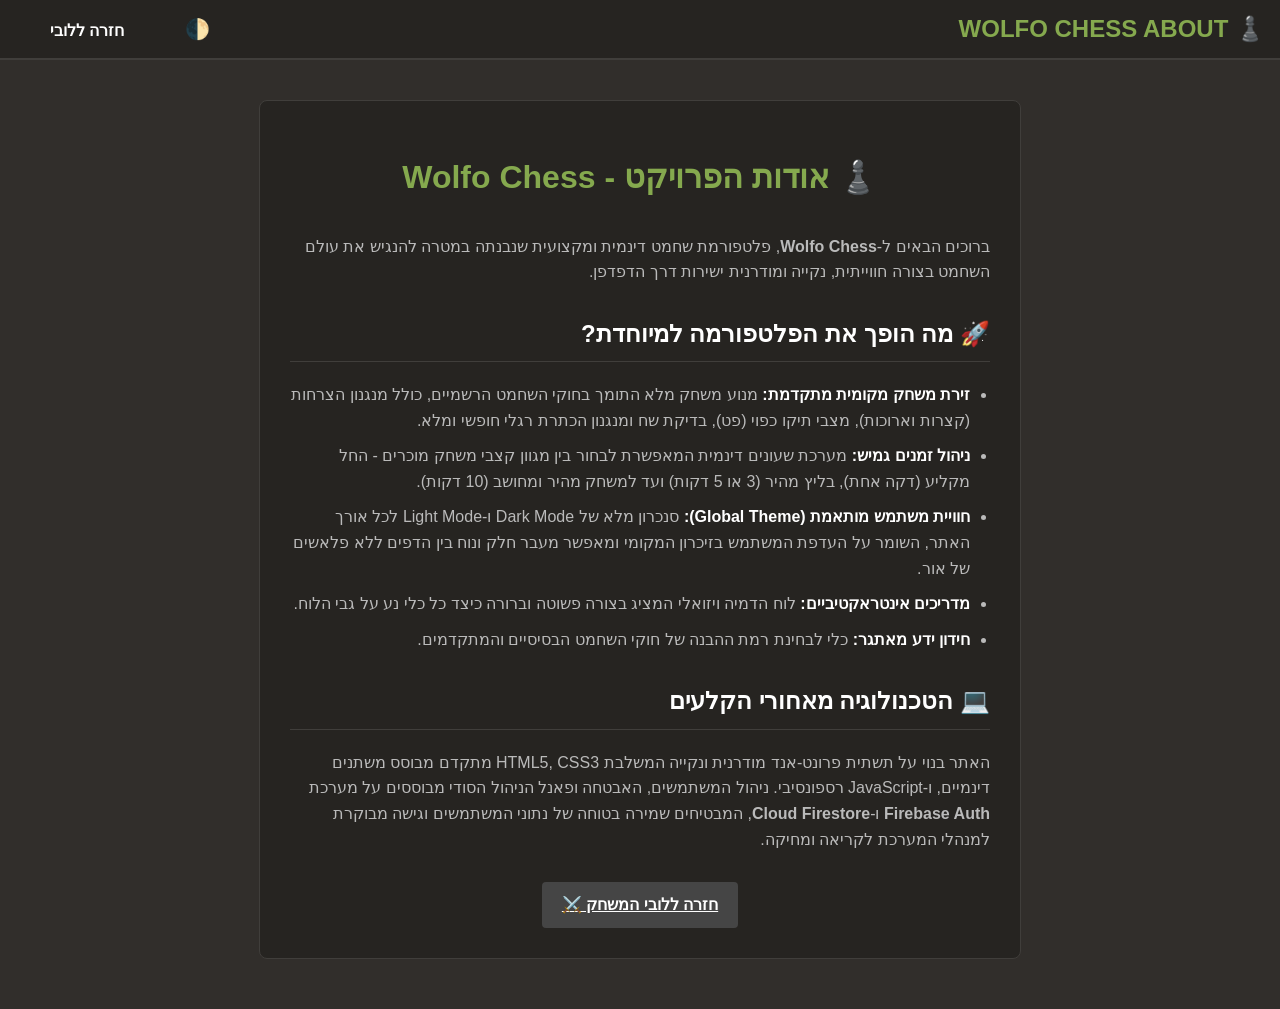
<file: about.html>
<!DOCTYPE html>
<html lang="he" dir="rtl">
<head>
  <meta charset="UTF-8">
  <title>אודות - Wolfo Chess</title>
  <link rel="stylesheet" href="style.css">
  <style>
    .about-container { max-width: 700px; margin: 40px auto; padding: 30px; text-align: right; line-height: 1.6; }
    .about-container h1 { color: var(--accent-color); text-align: center; margin-bottom: 30px; }
    .about-container h2 { color: var(--text-main); border-bottom: 1px solid var(--border-color); padding-bottom: 8px; margin-top: 30px; }
    .features-list { margin-right: 20px; padding: 0; }
    .features-list li { margin-bottom: 10px; color: var(--text-muted); }
    .features-list strong { color: var(--text-main); }
    .btn-back { display: block; width: fit-content; margin: 30px auto 0 auto; }
  </style>
</head>
<body>

  <div class="navbar">
    <h2>♟️ WOLFO CHESS ABOUT</h2>
    <div class="nav-links">
      <button class="theme-btn" id="themeToggle">🌓</button>
      <a href="welcome.html" class="btn" style="color:white; text-decoration:none; font-size: 16px;">חזרה ללובי</a>
    </div>
  </div>

  <div class="about-container card">
    <h1>♟️ אודות הפרויקט - Wolfo Chess</h1>
    
    <p>ברוכים הבאים ל-<strong>Wolfo Chess</strong>, פלטפורמת שחמט דינמית ומקצועית שנבנתה במטרה להנגיש את עולם השחמט בצורה חווייתית, נקייה ומודרנית ישירות דרך הדפדפן.</p>
    
    <h2>🚀 מה הופך את הפלטפורמה למיוחדת?</h2>
    <ul class="features-list">
      <li><strong>זירת משחק מקומית מתקדמת:</strong> מנוע משחק מלא התומך בחוקי השחמט הרשמיים, כולל מנגנון הצרחות (קצרות וארוכות), מצבי תיקו כפוי (פט), בדיקת שח ומנגנון הכתרת רגלי חופשי ומלא.</li>
      <li><strong>ניהול זמנים גמיש:</strong> מערכת שעונים דינמית המאפשרת לבחור בין מגוון קצבי משחק מוכרים - החל מקליע (דקה אחת), בליץ מהיר (3 או 5 דקות) ועד למשחק מהיר ומחושב (10 דקות).</li>
      <li><strong>חוויית משתמש מותאמת (Global Theme):</strong> סנכרון מלא של Dark Mode ו-Light Mode לכל אורך האתר, השומר על העדפת המשתמש בזיכרון המקומי ומאפשר מעבר חלק ונוח בין הדפים ללא פלאשים של אור.</li>
      <li><strong>מדריכים אינטראקטיביים:</strong> לוח הדמיה ויזואלי המציג בצורה פשוטה וברורה כיצד כל כלי נע על גבי הלוח.</li>
      <li><strong>חידון ידע מאתגר:</strong> כלי לבחינת רמת ההבנה של חוקי השחמט הבסיסיים והמתקדמים.</li>
    </ul>

    <h2>💻 הטכנולוגיה מאחורי הקלעים</h2>
    <p>האתר בנוי על תשתית פרונט-אנד מודרנית ונקייה המשלבת HTML5, CSS3 מתקדם מבוסס משתנים דינמיים, ו-JavaScript רספונסיבי. ניהול המשתמשים, האבטחה ופאנל הניהול הסודי מבוססים על מערכת <strong>Firebase Auth</strong> ו-<strong>Cloud Firestore</strong>, המבטיחים שמירה בטוחה של נתוני המשתמשים וגישה מבוקרת למנהלי המערכת לקריאה ומחיקה.</p>

    <a href="welcome.html" class="btn btn-back">חזרה ללובי המשחק ⚔️</a>
  </div>

  <script>
    if (localStorage.getItem("theme") === "light") { document.body.classList.add("light-mode"); }
    const themeToggle = document.getElementById("themeToggle");
    themeToggle.addEventListener("click", () => {
      document.body.classList.toggle("light-mode");
      localStorage.setItem("theme", document.body.classList.contains("light-mode") ? "light" : "dark");
    });
  </script>
</body>
</html>
</file>
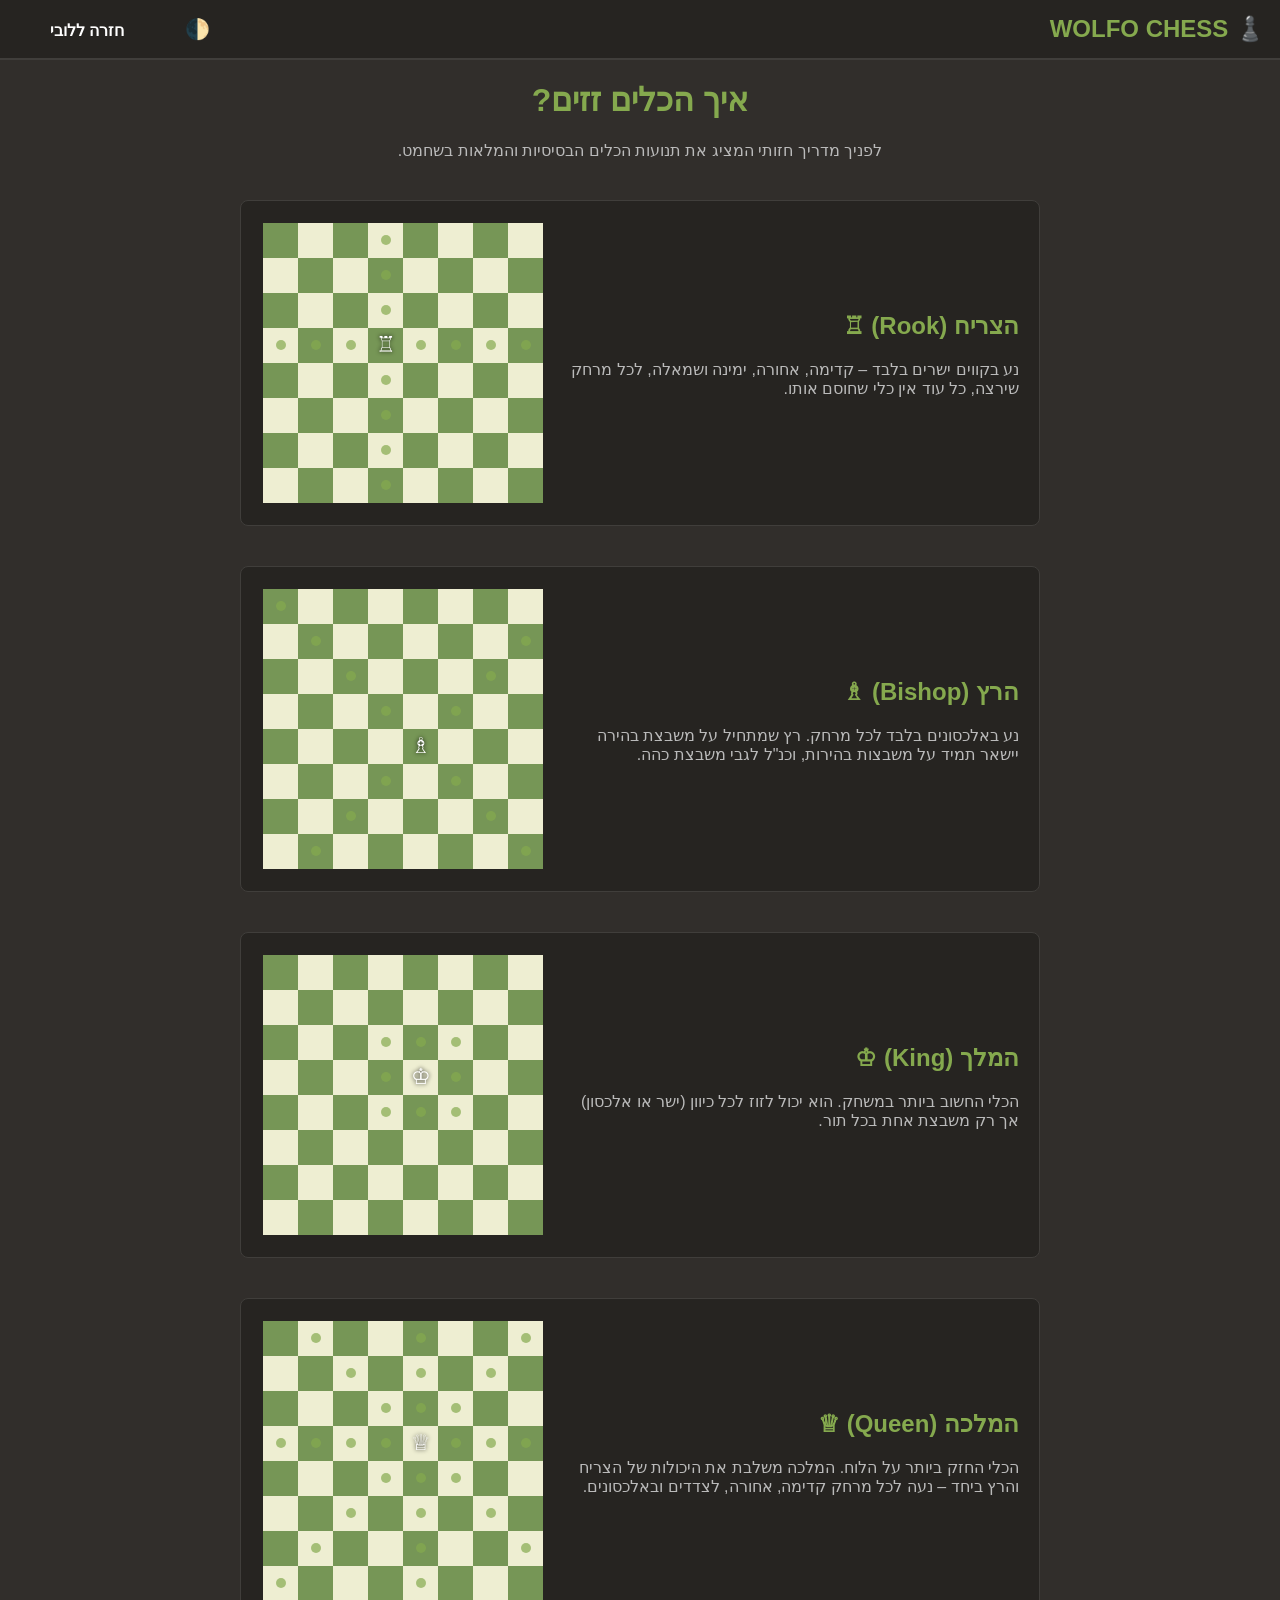
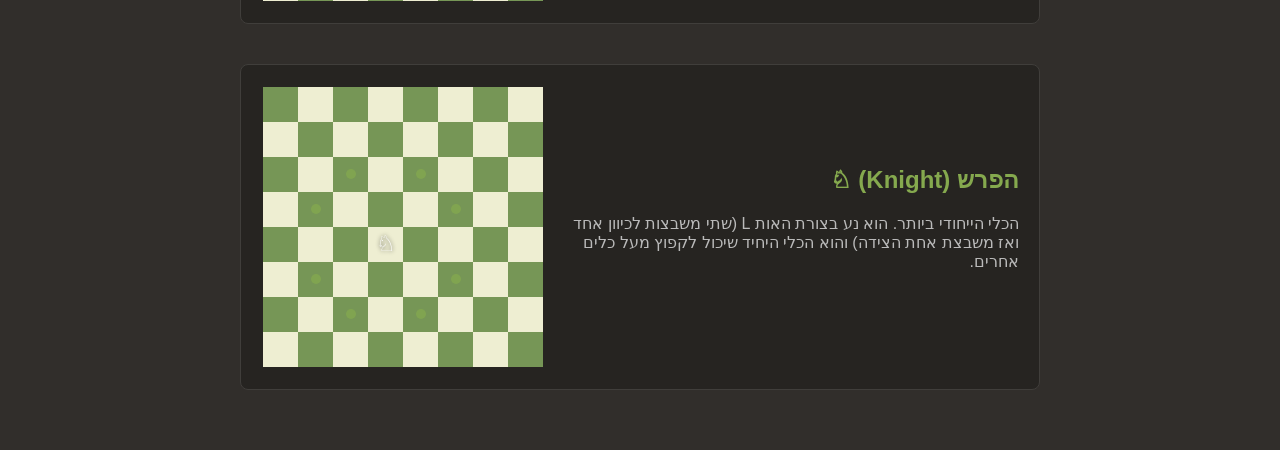
<file: learn.html>
<!DOCTYPE html>
<html lang="he" dir="rtl">
<head>
  <meta charset="UTF-8">
  <title>לימוד חוקי השחמט - Wolfo Chess</title>
  <link rel="stylesheet" href="style.css">
  <style>
    .subtitle { font-size: 16px; margin-bottom: 40px; }
    .learning-container { display: flex; flex-direction: column; gap: 40px; max-width: 800px; margin: 0 auto; padding-bottom: 50px; }
    .learning-card { display: flex; align-items: center; justify-content: space-between; padding: 20px; text-align: right; }
    .info-side { flex: 1; padding-left: 20px; }
    .info-side h2 { margin-top: 0; }
    .board-side { display: grid; grid-template-columns: repeat(8, 35px); grid-template-rows: repeat(8, 35px); border: 2px solid #262421; }
    .square { display: flex; justify-content: center; align-items: center; font-size: 22px; user-select: none; }
    .square.light { background-color: #eeeed2; }
    .square.dark { background-color: #769656; }
    .square.highlight::after { content: ""; width: 10px; height: 10px; background-color: rgba(133, 169, 78, 0.7); border-radius: 50%; }
  </style>
</head>
<body>

  <div class="navbar">
    <h2>♟️ WOLFO CHESS</h2>
    <div class="nav-links">
      <button class="theme-btn" id="themeToggle">🌓</button>
      <a href="welcome.html" class="btn" style="color:white; text-decoration:none; font-size: 16px;">חזרה ללובי</a>
    </div>
  </div>

  <h1>איך הכלים זזים?</h1>
  <p class="subtitle">לפניך מדריך חזותי המציג את תנועות הכלים הבסיסיות והמלאות בשחמט.</p>

  <div class="learning-container">
    <div class="learning-card">
      <div class="info-side">
        <h2>הצריח (Rook) ♖</h2>
        <p>נע בקווים ישרים בלבד – קדימה, אחורה, ימינה ושמאלה, לכל מרחק שירצה, כל עוד אין כלי שחוסם אותו.</p>
      </div>
      <div class="board-side" id="boardRook"></div>
    </div>

    <div class="learning-card">
      <div class="info-side">
        <h2>הרץ (Bishop) ♗</h2>
        <p>נע באלכסונים בלבד לכל מרחק. רץ שמתחיל על משבצת בהירה יישאר תמיד על משבצות בהירות, וכנ"ל לגבי משבצת כהה.</p>
      </div>
      <div class="board-side" id="boardBishop"></div>
    </div>

    <div class="learning-card">
      <div class="info-side">
        <h2>המלך (King) ♔</h2>
        <p>הכלי החשוב ביותר במשחק. הוא יכול לזוז לכל כיוון (ישר או אלכסון) אך רק משבצת אחת בכל תור.</p>
      </div>
      <div class="board-side" id="boardKing"></div>
    </div>

    <div class="learning-card">
      <div class="info-side">
        <h2>המלכה (Queen) ♕</h2>
        <p>הכלי החזק ביותר על הלוח. המלכה משלבת את היכולות של הצריח והרץ ביחד – נעה לכל מרחק קדימה, אחורה, לצדדים ובאלכסונים.</p>
      </div>
      <div class="board-side" id="boardQueen"></div>
    </div>

    <div class="learning-card">
      <div class="info-side">
        <h2>הפרש (Knight) ♘</h2>
        <p>הכלי הייחודי ביותר. הוא נע בצורת האות L (שתי משבצות לכיוון אחד ואז משבצת אחת הצידה) והוא הכלי היחיד שיכול לקפוץ מעל כלים אחרים.</p>
      </div>
      <div class="board-side" id="boardKnight"></div>
    </div>
  </div>

  <script>
    if (localStorage.getItem("theme") === "light") { document.body.classList.add("light-mode"); }
    const themeToggle = document.getElementById("themeToggle");
    themeToggle.addEventListener("click", () => {
      document.body.classList.toggle("light-mode");
      localStorage.setItem("theme", document.body.classList.contains("light-mode") ? "light" : "dark");
    });

    const guides = [
      { id: "boardRook", type: "rook", row: 3, col: 4, char: "♖" },
      { id: "boardBishop", type: "bishop", row: 4, col: 3, char: "♗" },
      { id: "boardKing", type: "king", row: 3, col: 3, char: "♔" },
      { id: "boardQueen", type: "queen", row: 3, col: 3, char: "♕" },
      { id: "boardKnight", type: "knight", row: 4, col: 4, char: "♘" }
    ];

    function getGuideMoves(row, col, type) {
      const moves = [];
      if (type === "rook") {
        for(let i=0; i<8; i++) { if(i!==row) moves.push({r:i, c:col}); if(i!==col) moves.push({r:row, c:i}); }
      }
      if (type === "bishop") {
        for(let i=1; i<8; i++) {
          moves.push({r:row+i, c:col+i},{r:row-i, c:col-i},{r:row+i, c:col-i},{r:row-i, c:col+i});
        }
      }
      if (type === "king") {
        const dirs = [{r:1,c:0},{r:-1,c:0},{r:0,c:1},{r:0,c:-1},{r:1,c:1},{r:1,c:-1},{r:-1,c:1},{r:-1,c:-1}];
        dirs.forEach(d => moves.push({r: row + d.r, c: col + d.c}));
      }
      if (type === "queen") {
        for(let i=0; i<8; i++) { if(i!==row) moves.push({r:i, c:col}); if(i!==col) moves.push({r:row, c:i}); }
        for(let i=1; i<8; i++) {
          moves.push({r:row+i, c:col+i},{r:row-i, c:col-i},{r:row+i, c:col-i},{r:row-i, c:col+i});
        }
      }
      if (type === "knight") {
        const kMoves = [{r:2,c:1},{r:2,c:-1},{r:-2,c:1},{r:-2,c:-1},{r:1,c:2},{r:1,c:-2},{r:-1,c:2},{r:-1,c:-2}];
        kMoves.forEach(m => moves.push({r: row + m.r, c: col + m.c}));
      }
      return moves.filter(m => m.r >= 0 && m.r < 8 && m.c >= 0 && m.c < 8);
    }

    function buildLearningBoards() {
      guides.forEach(g => {
        const boardContainer = document.getElementById(g.id);
        if (!boardContainer) return;
        const allowedMoves = getGuideMoves(g.row, g.col, g.type);

        for (let r = 0; r < 8; r++) {
          for (let c = 0; c < 8; c++) {
            const square = document.createElement("div");
            square.classList.add("square", (r + c) % 2 === 0 ? "light" : "dark");

            if (r === g.row && c === g.col) {
              square.innerText = g.char;
              square.style.color = "#ffffff";
              square.style.textShadow = "0px 0px 4px #000000";
            } else if (allowedMoves.some(m => m.r === r && m.c === c)) {
              square.classList.add("highlight");
            }

            boardContainer.appendChild(square);
          }
        }
      });
    }

    buildLearningBoards();
  </script>
</body>
</html>
</file>
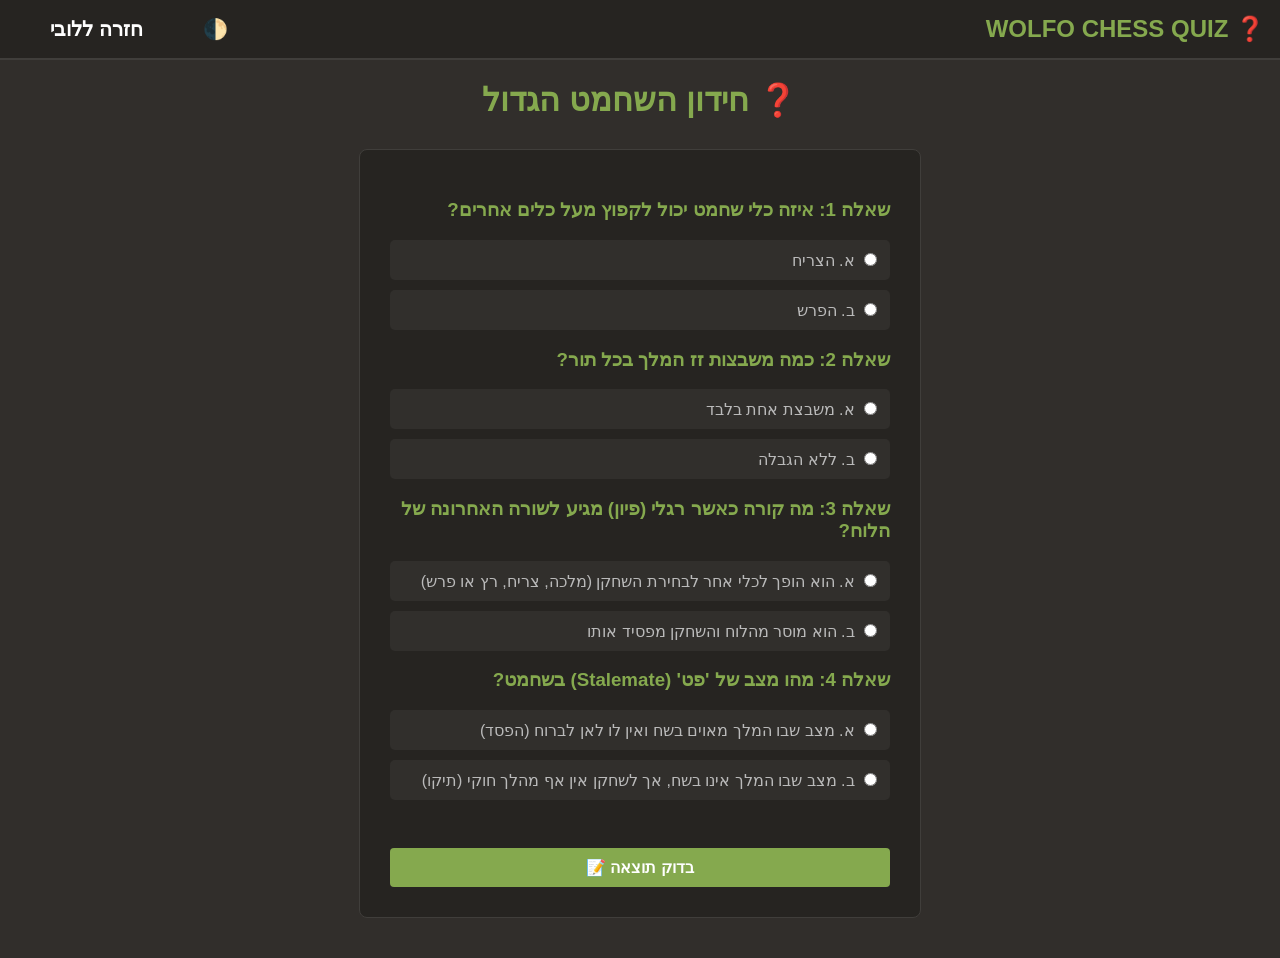
<file: quiz.html>
<!DOCTYPE html>
<html lang="he" dir="rtl">
<head>
  <meta charset="UTF-8">
  <title>חידון שחמט</title>
  <link rel="stylesheet" href="style.css">
  <style>
    .quiz-container { max-width: 500px; margin: 30px auto; padding: 30px; text-align: right; }
    h3 { color: var(--accent-color); }
    .option { display: block; margin: 10px 0; background: rgba(255,255,255,0.05); padding: 10px; border-radius: 5px; cursor: pointer; }
    body.light-mode .option { background: rgba(0,0,0,0.03); }
    .btn-submit { background-color: var(--accent-color); color: white; margin-top: 20px; width: 100%; }
  </style>
</head>
<body>

  <div class="navbar">
    <h2>❓ WOLFO CHESS QUIZ</h2>
    <div class="nav-links">
      <button class="theme-btn" id="themeToggle">🌓</button>
      <a href="welcome.html" class="btn" style="color:white; text-decoration:none;">חזרה ללובי</a>
    </div>
  </div>

  <h1>❓ חידון השחמט הגדול</h1>
  <div class="quiz-container card">
    <h3>שאלה 1: איזה כלי שחמט יכול לקפוץ מעל כלים אחרים?</h3>
    <label class="option"><input type="radio" name="q1" value="wrong"> א. הצריח</label>
    <label class="option"><input type="radio" name="q1" value="correct"> ב. הפרש</label>
    
    <h3>שאלה 2: כמה משבצות זז המלך בכל תור?</h3>
    <label class="option"><input type="radio" name="q2" value="correct"> א. משבצת אחת בלבד</label>
    <label class="option"><input type="radio" name="q2" value="wrong"> ב. ללא הגבלה</label>

    <h3>שאלה 3: מה קורה כאשר רגלי (פיון) מגיע לשורה האחרונה של הלוח?</h3>
    <label class="option"><input type="radio" name="q3" value="correct"> א. הוא הופך לכלי אחר לבחירת השחקן (מלכה, צריח, רץ או פרש)</label>
    <label class="option"><input type="radio" name="q3" value="wrong"> ב. הוא מוסר מהלוח והשחקן מפסיד אותו</label>

    <h3>שאלה 4: מהו מצב של 'פט' (Stalemate) בשחמט?</h3>
    <label class="option"><input type="radio" name="q4" value="wrong"> א. מצב שבו המלך מאוים בשח ואין לו לאן לברוח (הפסד)</label>
    <label class="option"><input type="radio" name="q4" value="correct"> ב. מצב שבו המלך אינו בשח, אך לשחקן אין אף מהלך חוקי (תיקו)</label>
    
    <br>
    <button class="btn btn-submit" onclick="checkQuiz()">בדוק תוצאה 📝</button>
  </div>

  <script>
    if (localStorage.getItem("theme") === "light") { document.body.classList.add("light-mode"); }
    const themeToggle = document.getElementById("themeToggle");
    themeToggle.addEventListener("click", () => {
      document.body.classList.toggle("light-mode");
      localStorage.setItem("theme", document.body.classList.contains("light-mode") ? "light" : "dark");
    });

    function checkQuiz() {
      const q1 = document.querySelector('input[name="q1"]:checked');
      const q2 = document.querySelector('input[name="q2"]:checked');
      const q3 = document.querySelector('input[name="q3"]:checked');
      const q4 = document.querySelector('input[name="q4"]:checked');
      
      // בדיקה שכל 4 השאלות נענו
      if (!q1 || !q2 || !q3 || !q4) { alert("אנא ענה על כל השאלות לפני הבדיקה!"); return; }
      
      let score = 0;
      if (q1.value === "correct") score++;
      if (q2.value === "correct") score++;
      if (q3.value === "correct") score++;
      if (q4.value === "correct") score++;
      
      alert(`קיבלת ציון של: ${score}/4 משאלות נכונות!`);
    }
  </script>
</body>
</html>
</file>
<file: style.css>
/* --- משתני צבעים כברירת מחדל (Dark Mode) --- */
:root {
  --bg-color: #312e2b;
  --panel-bg: #262421;
  --border-color: #403e3b;
  --text-main: #ffffff;
  --text-muted: #bababa;
  --accent-color: #85a94e;
  --input-bg: #1e1c1a;
}

/* --- משתני צבעים למצב בהיר (Light Mode) --- */
body.light-mode {
  --bg-color: #f5f5f5;
  --panel-bg: #ffffff;
  --border-color: #d1d1d1;
  --text-main: #262421;
  --text-muted: #555555;
  --accent-color: #5a802d;
  --input-bg: #fafafa;
}

/* --- עיצובים כלליים מבוססי משתנים --- */
body {
  font-family: Arial, sans-serif;
  text-align: center;
  background-color: var(--bg-color);
  color: var(--text-main);
  margin: 0;
  padding: 10px;
  transition: background 0.2s, color 0.2s;
}

h1, h2, h3 { color: var(--accent-color); }
p, label, li { color: var(--text-muted); }

/* סרגל ניווט עליון אחיד */
.navbar {
  background-color: var(--panel-bg);
  padding: 15px;
  display: flex;
  justify-content: space-between;
  align-items: center;
  border-bottom: 2px solid var(--border-color);
  margin: -10px -10px 20px -10px;
}
.navbar h2 { margin: 0; color: var(--accent-color); }
.nav-links a, .theme-btn {
  color: var(--text-muted);
  text-decoration: none;
  margin: 0 15px;
  font-weight: bold;
  background: none;
  border: none;
  font-size: 20px;
  cursor: pointer;
}
.nav-links a:hover, .theme-btn:hover { color: var(--text-main); }

/* כפתורים כלליים */
.btn {
  background-color: #454545;
  color: white;
  border: none;
  padding: 10px 20px;
  border-radius: 4px;
  cursor: pointer;
  font-size: 16px;
  font-weight: bold;
  transition: 0.2s;
}
.btn:hover { background-color: var(--accent-color); }

/* כרטיסיות, טבלאות ורכיבי תוכן מגיבי נושא */
.card, .learning-card, .quiz-container, table {
  background-color: var(--panel-bg) !important;
  color: var(--text-main) !important;
  border: 1px solid var(--border-color) !important;
  border-radius: 8px;
  transition: 0.2s;
}

/* שדות קלט בכל האתר */
input, select, textarea {
  background-color: var(--input-bg) !important;
  color: var(--text-main) !important;
  border: 1px solid var(--border-color) !important;
  padding: 10px;
  border-radius: 4px;
}
</file>
